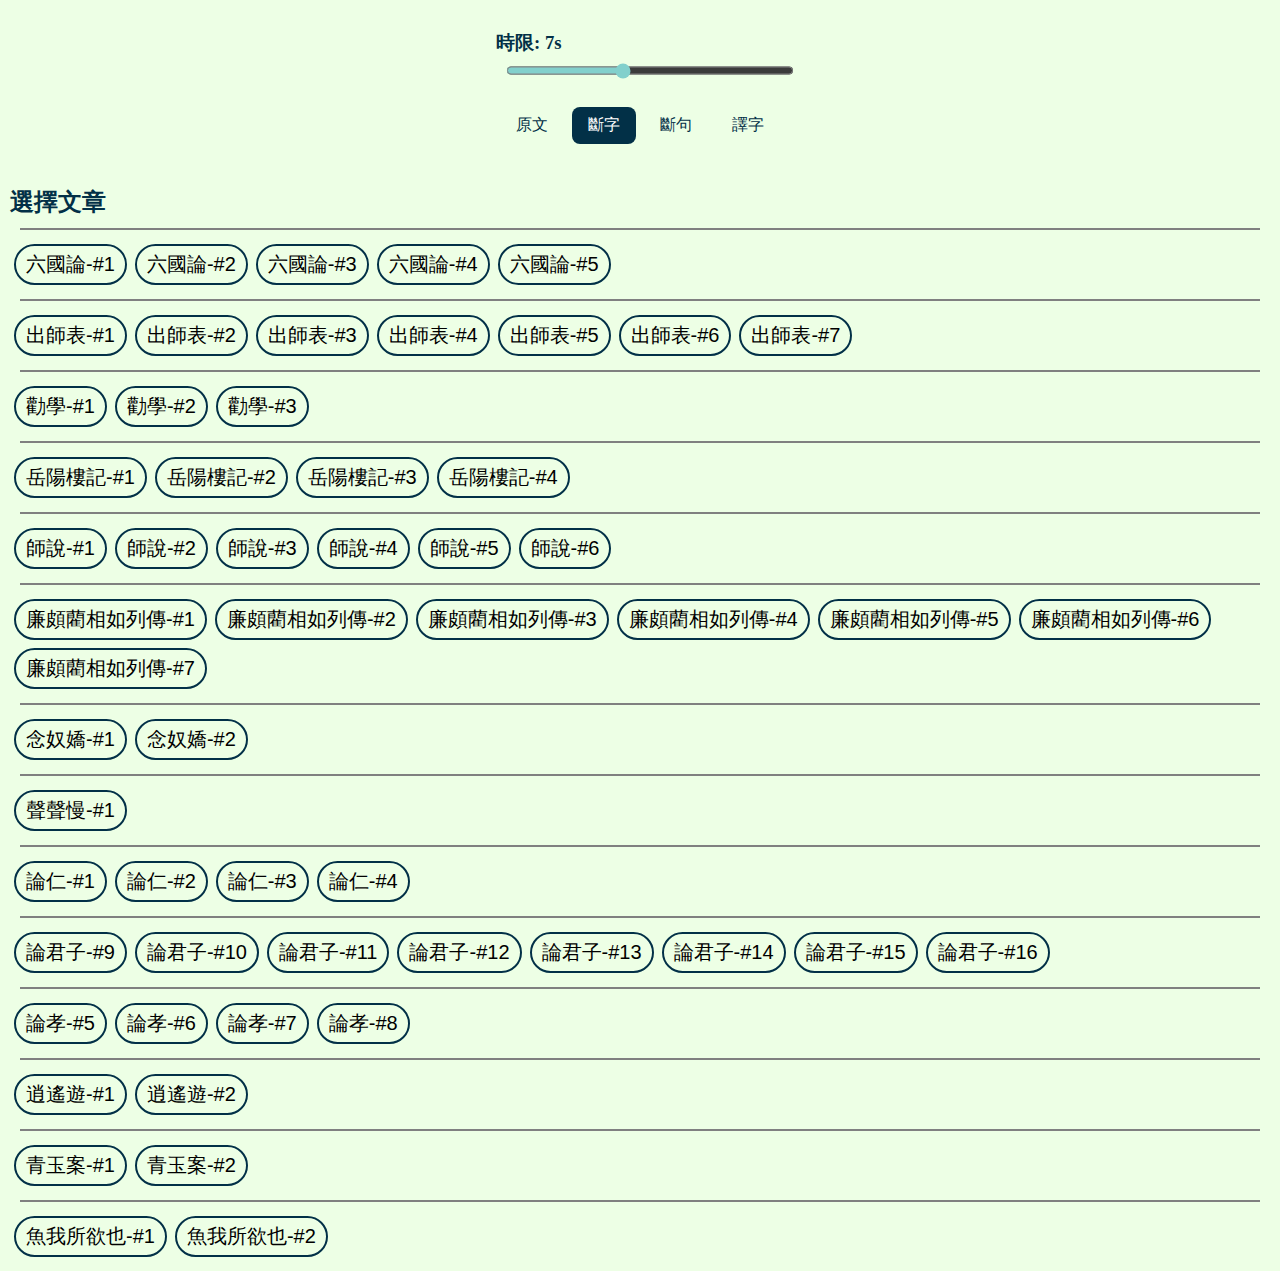
<file: index.html>
<head>
    <title>DSE 中文 十二篇範文</title>
    <meta charset="utf-8">
    <meta name="description" content="十二篇範文">
    <meta name="viewport" content="width=device-width, initial-scale=1.0">
    <link rel="stylesheet" href="styles/global.css">
    <style>
        * {
            -webkit-touch-callout: none; /* iOS Safari */
            -webkit-user-select: none; /* Safari */
            -khtml-user-select: none; /* Konqueror HTML */
            -moz-user-select: none; /* Old versions of Firefox */
            -ms-user-select: none; /* Internet Explorer/Edge */
            user-select: none;
            margin: 0;
            border: 0;
        }

        #container {
            height: 100%;
            padding: 7vw;
            display: flex;
            flex-direction: column;
            justify-content: center;
            align-items: center;
        }

        #main {
            width: 100%;
            font-size: 3vh;
            font-weight: bold;
        }

        #main.long {
            font-size: 2vh !important;
        }

        #bar-outer {
            width: 80vw;
            height: 2vh;
            border-radius: 99px;
            margin-bottom: 10px;
            background-color: rgb(236, 98, 98);
            display: flex;
            flex-direction: row;
            justify-content: flex-start;
        }

        #bar-inner {
            height: 100%;
            border-radius: 99px;
            background-color: rgb(60, 194, 60);
            text-align: center;
            color: white;
            font-weight: bold;
            font-size: 70%;
        }

        #bar-inner.cyan {
            background-color: rgb(47, 181, 234)
        }

        .grow {
            flex-grow: 2;
        }

        #options {
            left: 0;
            top: 0;
            width: 100%;
            min-height: 100%;
            padding: 10px;
            display: none;
            z-index: 20;
            background-color: #edffe5;
        }

        #controls {
            max-width: max-content;
            margin: auto;
            padding: 20px;
        }
        
        #radios {
            display: flex;
            flex-direction: row;
            gap: 4px;
            padding: 4px;
        }

        #radios > input {
            display: none;
        }

        #radios > label {
            padding: 8px 16px;
            border-radius: 8px;
        }

        #radios > label:hover {
            background-color: lightgray;
        }

        #radios > input:checked + label {
            color: white;
            background-color: #023047;
        }

        #control-timer {
            width: 100%;
            height: 1vh;
            margin: 10px;
            outline: none;
            flex-grow: 1;
        }

        hr { /* dynamically generated, not present in html */
            border: 1px solid gray;
            margin: 10px;
        }

        .danger {
            animation: danger 0.6s infinite;
        }

        @keyframes danger {
            0%, 100% {
                background-color: #f8fafc;
            }
            50% {
                background-color: rgba(255, 0, 0, 0.3);
            }
        }

    </style>
</head>

<body>
    <div id="options">
        <div id="controls">
            <h3>時限: <span id=secs>7</span>s</h3>
            <input type="range" id="control-timer" min="5" max="10" value="7" oninput="document.getElementById('secs').innerText = this.value">
            <br><br>
            <div id="radios">
                <input type="radio" id="mode0" name="mode" value="mode0" onchange="radioChange()">
                <label for="mode0">原文</label><br>
                <input type="radio" id="mode1" name="mode" value="mode1" onchange="radioChange()" checked>
                <label for="mode1">斷字</label><br>
                <input type="radio" id="mode2" name="mode" value="mode2" onchange="radioChange()">
                <label for="mode2">斷句</label><br>
                <input type="radio" id="mode3" name="mode" value="mode3" onchange="radioChange()">
                <label for="mode3">譯字</label>
            </div>
        </div>
        <br>
        <h2>選擇文章</h2>
        <div id="text-buttons"></div>
    </div>

    <!-- Main runner -->
    <div id="container">
        <div style="display: flex; flex-direction: row; font-size: 18px; align-items: center; width: 100%;">
            <h2 id="title"><span id="title-textId"></span> <span id="title-mode" style="color: #11874e;"></span></h2>
            <div class="grow"></div>
            <!-- <button>退出</button> -->
        </div>
        <div class="grow"></div>
        <p id="main"></p>
        <div class="grow"></div>
        <div id="bar-outer">
            <div id="bar-inner"></div>
        </div>
    </div>

    <script src="data/texts.js"></script>
    <script src="main.js"></script>
</body>
</file>
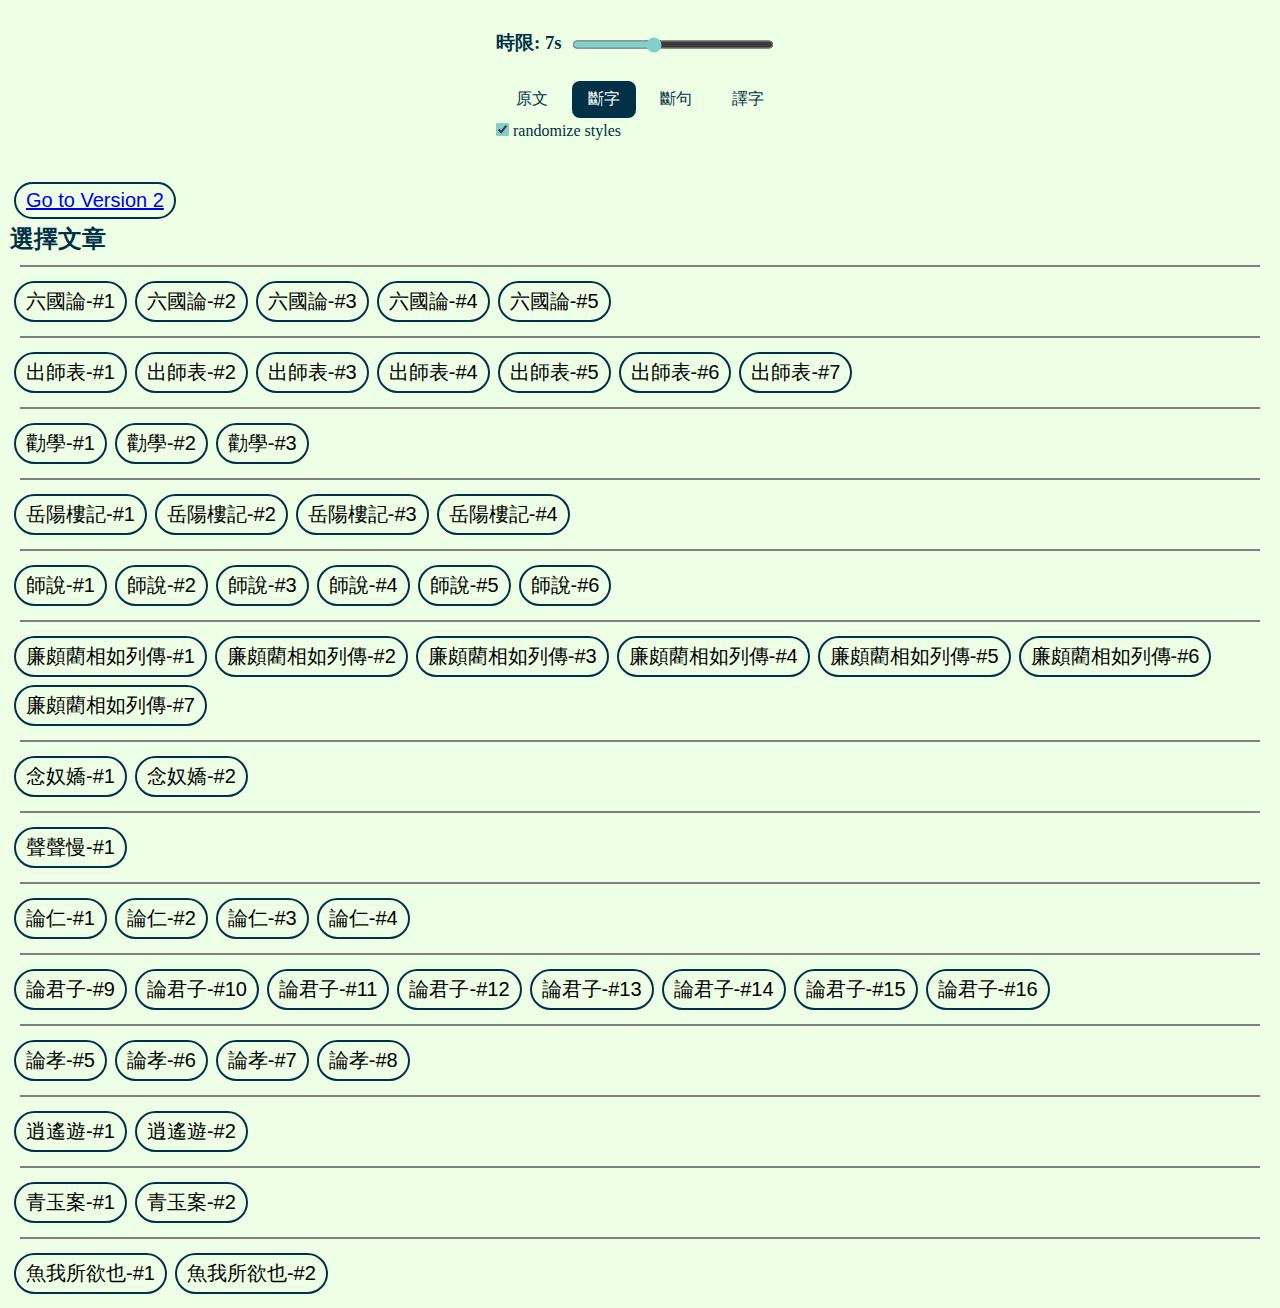
<file: beta.html>
<head>
    <title>DSE 中文 十二篇範文</title>
    <meta charset="utf-8">
    <meta name="description" content="十二篇範文">
    <meta name="viewport" content="width=device-width, initial-scale=1.0">
    <link rel="stylesheet" href="styles/global.css">
    <style>
        * {
            -webkit-touch-callout: none; /* iOS Safari */
            -webkit-user-select: none; /* Safari */
            -khtml-user-select: none; /* Konqueror HTML */
            -moz-user-select: none; /* Old versions of Firefox */
            -ms-user-select: none; /* Internet Explorer/Edge */
            user-select: none;
        }

        #container {
            height: 100%;
            padding: 7vw;
            display: flex;
            flex-direction: column;
            justify-content: center;
            align-items: center;
        }

        #main {
            width: 100%;
            font-size: 1.4em;
            font-weight: bold;
        }

        #main.long {
            font-size: 1em !important;
        }

        #bar-outer {
            width: 80vw;
            height: 2vh;
            border-radius: 99px;
            margin-bottom: 10px;
            background-color: rgb(236, 98, 98);
            display: flex;
            flex-direction: row;
            justify-content: flex-start;
        }

        #bar-inner {
            height: 100%;
            border-radius: 99px;
            background-color: rgb(60, 194, 60);
            text-align: center;
            color: white;
            font-weight: bold;
            font-size: 70%;
        }

        #bar-inner.cyan {
            background-color: rgb(47, 181, 234)
        }

        .grow {
            flex-grow: 2;
        }

        #options {
            left: 0;
            top: 0;
            width: 100%;
            min-height: 100%;
            padding: 10px;
            display: none;
            z-index: 20;
            background-color: #edffe5;
        }

        #controls {
            max-width: max-content;
            margin: auto;
            padding: 20px;
        }
        
        #radios {
            display: flex;
            flex-direction: row;
            gap: 4px;
            padding: 4px;
        }

        #radios > input {
            display: none;
        }

        #radios > label {
            padding: 8px 16px;
            border-radius: 8px;
        }

        #radios > label:hover {
            background-color: lightgray;
        }

        #radios > input:checked + label {
            color: white;
            background-color: #023047;
        }

        #control-timer {
            height: 1vh;
            margin: 10px;
            outline: none;
            flex-grow: 1;
        }

        hr { /* dynamically generated, not present in html */
            border: 1px solid gray;
            margin: 10px;
        }

        .danger {
            animation: danger 0.6s infinite;
        }

        @keyframes danger {
            0%, 100% {
                background-color: #f8fafc;
            }
            50% {
                background-color: rgba(255, 0, 0, 0.3);
            }
        }

    </style>
</head>

<body>
    <div id="options">
        <div id="controls">
            <div style="display: flex; flex-direction: row;">
                <h3>時限: <span id=secs>7</span>s</h3>
                <input type="range" id="control-timer" min="5" max="10" value="7" oninput="document.getElementById('secs').innerText = this.value">
            </div>
            <br>
            <div id="radios">
                <input type="radio" id="mode0" name="mode" value="mode0" onchange="radioChange()">
                <label for="mode0">原文</label><br>
                <input type="radio" id="mode1" name="mode" value="mode1" onchange="radioChange()" checked>
                <label for="mode1">斷字</label><br>
                <input type="radio" id="mode2" name="mode" value="mode2" onchange="radioChange()">
                <label for="mode2">斷句</label><br>
                <input type="radio" id="mode3" name="mode" value="mode3" onchange="radioChange()">
                <label for="mode3">譯字</label>
            </div>
            <div>
                <input type="checkbox" id="randomize-styles" onchange="randomizeStylesChange()" checked>
                <label for="randomize-styles">randomize styles</label>
            </div>
        </div>
        <br>
        <button><a href="https://chiscroll.vercel.app">Go to Version 2</a></button>
        <h2>選擇文章</h2>
        <div id="text-buttons"></div>
    </div>

    <!-- Main runner -->
    <div id="container">
        <div style="display: flex; flex-direction: row; font-size: 18px; align-items: center; width: 100%;">
            <h2 id="title"><span id="title-textId"></span> <span id="title-mode" style="color: #11874e;"></span></h2>
            <div class="grow"></div>
            <!-- <button>退出</button> -->
        </div>
        <div class="grow"></div>
        <p id="main"></p>
        <div class="grow"></div>
        <div id="bar-outer">
            <div id="bar-inner"></div>
        </div>
    </div>

    <script src="data/texts.js"></script>
    <script src="beta.js"></script>
</body>
</file>
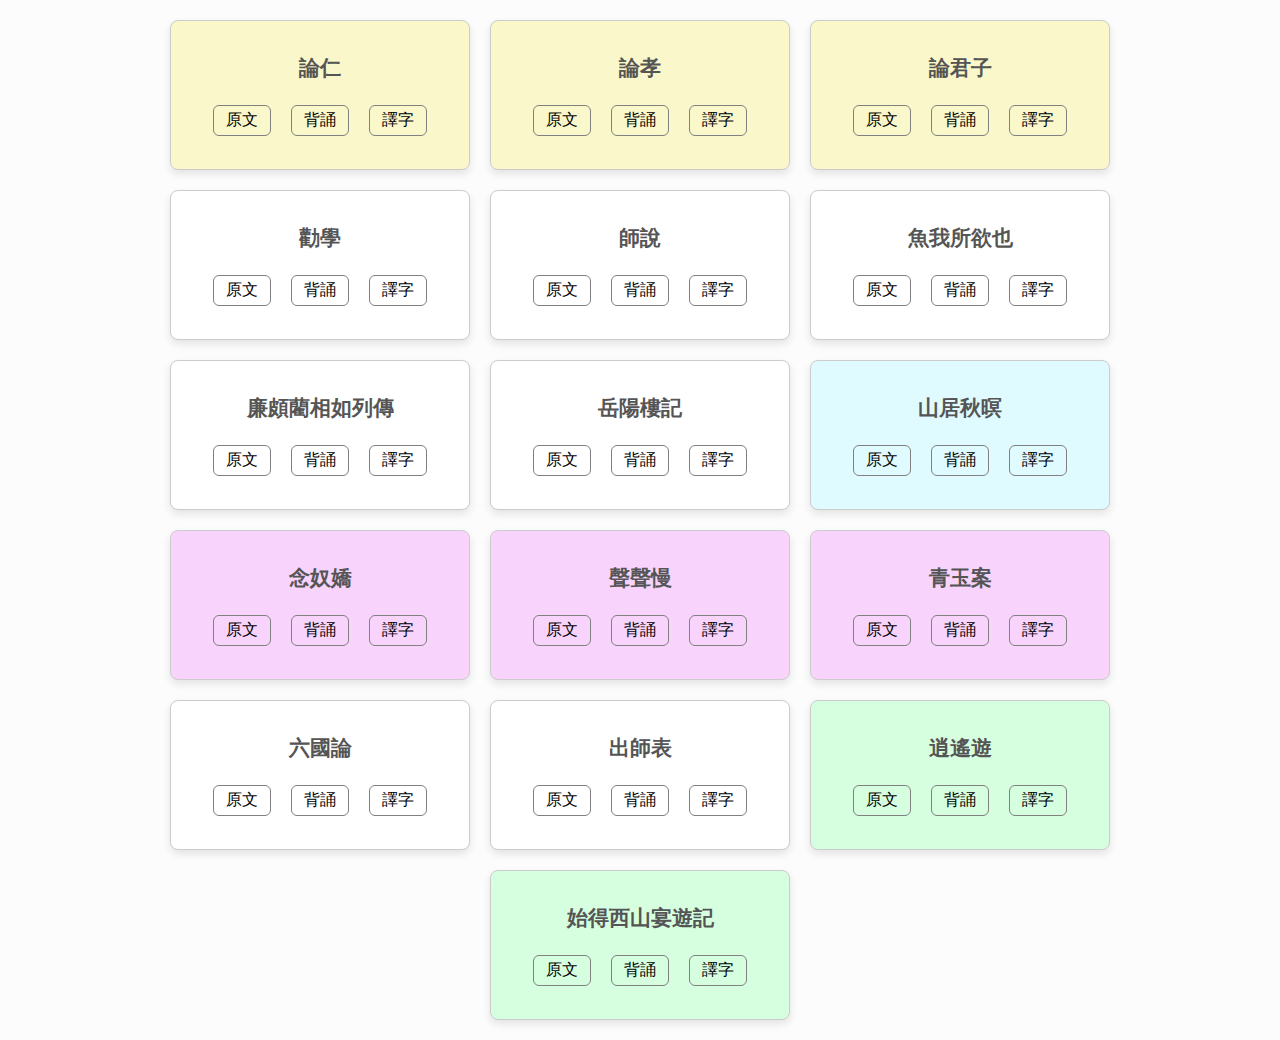
<file: v2.html>
<head>
    <title>DSE 中文 十二篇範文</title>
    <meta charset="utf-8">
    <meta name="description" content="十二篇範文">
    <meta name="viewport" content="width=device-width, initial-scale=1.0">
    <style>
        body {
            margin: 0;
            background-color: #fcfcfc;
            width: 100%;
            height: 100%;
        }

        body > div {
            display: none;
            padding: 20px;
        }

        .screen-active {
            display: block;
        }
        
        #card-container {
            width: 100%;
            display: flex;
            flex-direction: row;
            flex-wrap: wrap;
            gap: 20px;
            justify-content: center;
        }

        .card {
            width: 300px;
            height: 150px; 

            background-color: #ffffff;
            border: 1px solid #ccc;
            border-radius: 8px;
            box-shadow: 0 4px 8px rgba(0, 0, 0, 0.1);
            
            display: flex;
            flex-direction: column;
            justify-content: space-evenly;
            align-items: center;
            font-family: Arial, sans-serif;

            color: #555555;
            padding: 10px;
            box-sizing: border-box;
            transition: box-shadow 0.1s ease-in-out;
        }

        @media (max-width: 600px) {
            .card {
                width: 100%; 
                height: 150px;
            }
        }

        @media (min-width: 600px) {
            .container {
                box-shadow: 0 4px 8px rgba(0, 0, 0, 0.1);
                max-width: 800px;
                margin: 0px auto;
                padding: 20px 30px;
                border-radius: 6px;
            }
        }

        .card b {
            font-size: 1.3em;
        }

        .card:hover {
            box-shadow: 0 4px 8px rgba(0, 0, 0, 0.5);
        }

        button {
            color: black;
            border-radius: 6px;
            border: 1px solid gray;
            padding: 4px 12px;
            font-size: 1rem;
            font-weight: 500;
            box-shadow: none;
            background-color: transparent;

            transition: background-color ease-in-out 0.1s;
        }

        button:hover {
            background-color: #cee1ff;
        }

        button:not(:disabled) {
            cursor: pointer;
        }

        button:disabled {
            opacity: 0.7;
            background-color: gray;
        }
        
        button.selected {
            background-color: #a4c0ed;
        }

        .card-controls {
            width: 100%;
            display: flex;
            flex-direction: row;
            gap: 20px;
            justify-content: center;
        }

        #m1-list p {
            padding-top: 20px;
        }

        #m1-list .numbering {
            padding-right: 20px;
            font-family: Arial, Helvetica, sans-serif;
            color: gray;
        }
        
        #m2-btn-row, #m3-btn-row {
            display: flex;
            flex-direction: row;
            justify-content: center;
            align-items: center;
            gap: 12px;
            margin-bottom: 24px;
        }

        .title-bar {
            display: flex;
            flex-direction: row;
            justify-content: space-between;
            align-items: start;
        }

        p.text {
            font-size: 1.3em;
        }

        #m2-text, #m3-text {
            padding: 30px 0px;
            user-select: none;
        }

        #m2-end {
            display: flex;
            flex-direction: row;
            justify-content: center;
            align-items: center;
            gap: 12px;
        }

        .hidden {
            display: none;
        }
        
        #timer-outer {
            height: 10px;
            border-radius: 999px;
            margin-bottom: 16px;
            background-color: rgb(236, 98, 98);
            display: flex;
            flex-direction: row;
            justify-content: flex-start;
        }

        #timer-inner {
            height: 100%;
            border-radius: 999px;
            background-color: rgb(60, 194, 60);
        }
        
        #m3-controls {
            display: flex;
            flex-direction: row;
            justify-content: space-between;
            align-items: center;
            height: 60px;
        }

        #m3-ans {
            font-size: 1.5em;
            color: red;
        }





        @keyframes m3-red {
            0% {
                background-color: red;
            }
            100% {
                background-color: transparent;
            }
        }
        .m3-red-anim {
            animation: m3-red 0.3s ease-out forwards;
        }
    </style>
</head>

<body>
    <div id="screen0" class="screen-active">
        <div id="card-container"></div>
    </div>
    <div id="screen1">
        <div class="container">
            <div class="title-bar">
                <h1><span id="m1-title"></span> 原文</h1>
                <button onclick="switchScreen(0)">Back</button>
            </div>
            <div id="m1-list"></div>
        </div>
    </div>
    <div id="screen2">
        <div class="container">
            <div class="title-bar">
                <h1>背誦 <span id="m2-title"></span></h1>
                <button onclick="switchScreen(0)">Back</button>
            </div>
            <div id="m2-btn-row"></div>
            <hr>
            <p id="m2-text" class="text" onclick="mode2click()"></p>
            <div id="timer-outer">
                <div id="timer-inner"></div>
            </div>
            <div id="m2-end" class="hidden" style="display: none;">
                <button id="m2-prev">Previous</button>
                <button id="m2-next">Next</button>
            </div>
        </div>
    </div>
    <div id="screen3">
        <div class="container">
            <div class="title-bar">
                <h1> <span id="m3-title"></span></h1>
                <button onclick="switchScreen(0)">Back</button>
            </div>
            <div id="m3-btn-row"></div>
            <hr>
            <p id="m3-text" class="text"></p>
            <div id="m3-controls">
                <p id="m3-ans"></p>
                <button id="m3-btn" onclick="mode3click()"></button>
            </div>
        </div>
    </div>
    <div id="screen404">
        <div class="container">
            <h1>Not Found</h1>
            <button onclick="switchScreen(0)">Back</button>
        </div>
    </div>
</body>
<script src="data/texts2.js"></script>
<script>
    function switchScreen(n, params = {}, push = true) {
        clearInterval(m2interval);
        console.log("test!", n, params, push);
        const active = document.querySelector(".screen-active");
        if (active) active.classList.remove("screen-active");
        const el = document.getElementById(`screen${n}`);
        if (el) {
            el.classList.add("screen-active");
        } else {
            switchScreen(404);
        }

        if (push) {
            const url = new URL(window.location.href);
            url.search = "";
            if (n != 0) {
                url.searchParams.set("screen", String(n));
            }
            for (const [k, v] of Object.entries(params || {})) {
                if (v === null || v === undefined) {
                    url.searchParams.delete(k);
                } else {
                    url.searchParams.set(k, String(v));
                }
            }
            history.pushState({ screen: n, params: params }, "", url.pathname + (url.search ? "?" + url.searchParams.toString() : ""));
        }

        if (n == 1) {
            mode1(params.name);
        } else if (n == 2) {
            mode2(params.name);
        } else if (n == 3) {
            mode3(params.name);
        }
    }

    const ORDER = [
        "論仁",
        "論孝",
        "論君子",

        "勸學",
        "師說",
        "魚我所欲也",
        "廉頗藺相如列傳",
        "岳陽樓記",
        "山居秋暝",
        "念奴嬌",
        "聲聲慢",
        "青玉案",

        "六國論",
        "出師表",

        "逍遙遊",
        "始得西山宴遊記",
    ];

    const GROUPS = [
        [["論仁", "論孝", "論君子"], "#faf8ca"],
        [["念奴嬌", "聲聲慢", "青玉案"], "#f8d4fc"],
        [["山居秋暝"], "#e0fbff"],
        [["逍遙遊", "始得西山宴遊記"], "#d6ffe0"],
    ];

    function mode1(name) {
        if (!(name in TEXTS)) {
            switchScreen(404, false);
        }
        document.getElementById("m1-title").innerText = name;
        const list = document.getElementById("m1-list");
        list.innerHTML = "";
        for (const key in TEXTS[name]) {
            list.innerHTML += `<p class="text"><span class="numbering">${key}</span> ${TEXTS[name][key].text}</p>`
        }
    }

    function setupParas(id) {
        const text = TEXTS[textName];
        const paras = document.getElementById(id);
        paras.innerHTML = "";
        textParas = Object.keys(text);
        textParaIndex = 0;
        for (let i = 0; i < textParas.length; i++) {
            paras.innerHTML += `<button data-para-index="${i}">#${textParas[i]}</button>`
        }
        const s = (new URL(window.location.href)).searchParams.get("screen");
        if (s === null) return;
        paras.querySelectorAll("button").forEach(btn => {
            btn.onclick = () => {
                textParaIndex = btn.getAttribute("data-para-index");
                if (s == 2) mode2Update();
                else if (s == 3) mode3Update();
            }
        });
    }

    let textName = null;
    let textParas = null;
    let textParaIndex = null;
    let textParaObj = null;
    let m2index = 0;
    let m2time = 0;
    let m2totalTime = 7000;
    let m2interval = null;

    function mode2(name) {
        if (!(name in TEXTS)) {
            switchScreen(404);
        }
        textName = name;
        document.getElementById("m2-title").innerText = name;
        setupParas("m2-btn-row");
        mode2Update();
    }

    function mode2Update() { // change of paragraphs
        clearInterval(m2interval);
        const paras = document.getElementById("m2-btn-row");
        paras.querySelectorAll("button").forEach(btn => {
            btn.classList.toggle("selected", btn.getAttribute("data-para-index") == textParaIndex);
        });

        m2index = 0;
        textParaObj = TEXTS[textName][textParas[textParaIndex]];
        document.getElementById("m2-text").innerText = "Click to start ...";
        
        document.getElementById("m2-prev").disabled = textParaIndex == 0;
        document.getElementById("m2-next").disabled = textParaIndex == textParas.length - 1;

        document.getElementById("m2-next").onclick = () => {
            textParaIndex++;
            mode2Update();
        }
        
        document.getElementById("m2-prev").onclick = () => {
            textParaIndex--;
            mode2Update();
        }
        
        document.getElementById("timer-inner").style.width = "100%";
    }

    function mode2click() {
        if (m2index >= textParaObj.text.length) {
            return;
        }
        m2time = Math.min(m2time + 3000, m2totalTime);
        if (m2index == 0) {
            m2time = m2totalTime;
            m2interval = setInterval(() => {
                m2time -= 20;
                document.getElementById("timer-inner").style.width = `${m2time / m2totalTime * 100}%`;
                
                if (m2time <= 0) {
                    document.getElementById("timer-inner").style.width = "0%";
                    clearInterval(m2interval);
                    mode2Update();
                }
            }, 20);
        }
        m2index++;
        document.getElementById("m2-text").innerText = textParaObj.text.substring(0, m2index);
        if (m2index >= textParaObj.text.length) {
            clearInterval(m2interval);
            document.getElementById("timer-inner").style.width = "100%";
            document.getElementById("m2-text").innerHTML += "<br>Done";
        }
    }
    

    let m3mode = 1; // is showing qs now?
    let m3trans = null;
    function mode3(name) {
        if (!(name in TEXTS)) {
            switchScreen(404);
        }
        textName = name;
        document.getElementById("m3-title").innerText = name;
        setupParas("m3-btn-row");
        mode3Update();
    }

    function mode3Update() { // change of paragraphs
        document.getElementById("m3-btn").disabled = false;
        const paras = document.getElementById("m3-btn-row");
        paras.querySelectorAll("button").forEach(btn => {
            btn.classList.toggle("selected", btn.getAttribute("data-para-index") == textParaIndex);
        });

        textParaObj = TEXTS[textName][textParas[textParaIndex]];
        document.getElementById("m3-text").innerText = "";
        
        m3trans = JSON.parse(JSON.stringify(textParaObj["translations"]));

        // simulate starting
        m3mode = 0;
        mode3click();
    }

    let m3data = {};
    function mode3click() {
        if (m3mode == 0) {
            // generate a new question
            document.getElementById("m3-ans").innerText = "";
            document.getElementById("m3-ans").classList.remove("m3-red-anim");
            let keys = Object.keys(m3trans);
            m3data.index = parseInt(keys[Math.floor(keys.length * Math.random())]);
            [m3data.length, m3data.word] = m3trans[m3data.index];
            let text = textParaObj.text;
            document.getElementById("m3-text").innerHTML = text.substring(0, m3data.index) + `<span class="m3-red-anim" style="color: red; font-weight: bold;">${text.substr(m3data.index, m3data.length)}</span>` + text.substring(m3data.index + m3data.length);
            document.getElementById("m3-btn").innerText = "Reveal";
        } else {
            document.getElementById("m3-ans").innerText = m3data.word;
            document.getElementById("m3-ans").classList.add("m3-red-anim");
            delete m3trans[m3data.index];
            document.getElementById("m3-btn").innerText = "Next";
            if (Object.keys(m3trans).length == 0) {
                document.getElementById("m3-btn").disabled = true;
            }
        }
        m3mode = 1 - m3mode;
    }

    for (const name of ORDER) {
        let color = "";
        for (const group of GROUPS) {
            if (group[0].includes(name)) {
                color = group[1];
            }
        }
        document.getElementById("card-container").innerHTML += `
            <div class="card" style="background-color: ${color}">
                <b>${name}</b>
                <div class="card-controls">
                    <button onclick="switchScreen(1, { name: '${name}' })">原文</button>
                    <button onclick="switchScreen(2, { name: '${name}' })">背誦</button>
                    <button onclick="switchScreen(3, { name: '${name}' })">譯字</button>
                </div>
            </div>
        `;
    }

    // when browser nav is used
    window.addEventListener("popstate", e => {
        let n = 0;
        let paramsObj = {};
        if (e.state && e.state.screen) {
            n = e.state.screen;
            paramsObj = e.state.params || {};
        } else {
            const params = new URLSearchParams(window.location.search);
            if (params.has("screen")) n = parseInt(params.get("screen"), 10) || 0;
            params.forEach((v, k) => { if (k !== "screen") paramsObj[k] = v; });
        }
        switchScreen(n, paramsObj, false);
    });

    // on direct load, not pushState
    (() => {
        console.log("test");
        const params = new URLSearchParams(window.location.search);
        if (params.has("screen")) {
            let n = parseInt(params.get("screen"), 10) || 0;
            const paramsObj = {};
            params.forEach((v, k) => { if (k !== "screen") paramsObj[k] = v; });
            history.replaceState({ screen: n, params: paramsObj }, "", window.location.pathname + window.location.search);
            switchScreen(n, paramsObj, false);
        } else {
            history.replaceState({ screen: 0, params: {} }, "", window.location.pathname);
        }
    })();
</script>
</file>
<file: styles/global.css>
* {
    box-sizing: border-box;
    margin: 0;
    padding: 0;
    touch-action: manipulation;
}

body {
    -ms-overflow-style: none;
    background-color: #f8fafc;
    color: #023047;
    accent-color: #82d0cc;
    font-family: Inter, BlinkMacSystemFont, "Segoe UI", Roboto, Oxygen, Ubuntu, Cantarell, "Fira Sans", "Droid Sans", "Helvetica Neue", sans-sans;
}

body::backdrop { /* for fullscreen */
    background-color: #f8fafc;
}

button.icon {
    aspect-ratio: 1/1;
    border-radius: 99999px;
    background-color: transparent;
    border-color: transparent;
    user-select: none;
    color: #023047;
}

button:hover {
    cursor: pointer;
}

button:not(.icon) {
    padding: 5px 10px;
    border: 2px solid #023047;
    border-radius: 9999px;
    background-color: transparent;
    margin: 4px;
    font-size: 20px;
}

button:not(.icon):hover {
    color: white;
    background-color: #023047;
}

.material-symbols-outlined {
    font-variation-settings:
    'FILL' 1,
    'wght' 400,
    'GRAD' 0,
    'opsz' 24;
    font-size: 5vh !important;
}

.blue {
    color: #7F74DF;
}

.red {
    color: #ff4221;
}

.redder {
    color: white;
    background-color: red;
}

.small {
    font-size: 0.6em;
}
</file>
